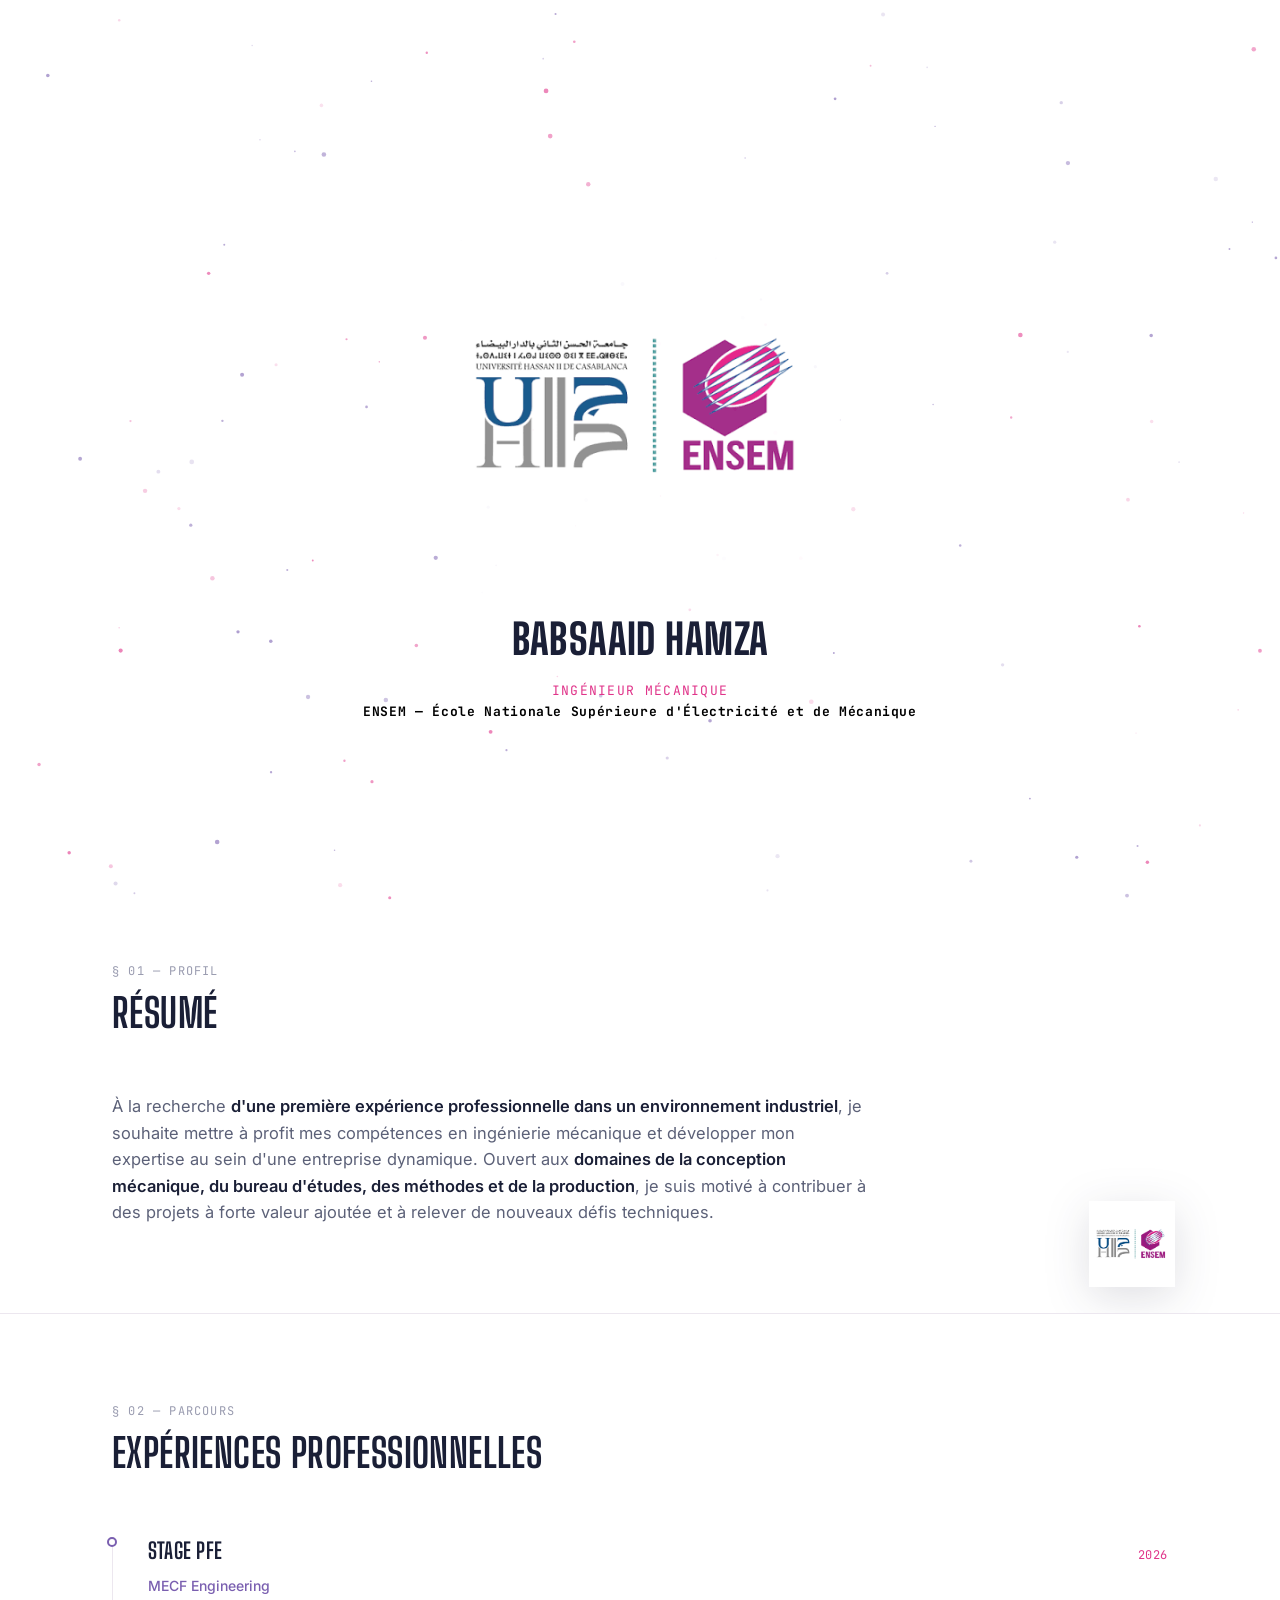
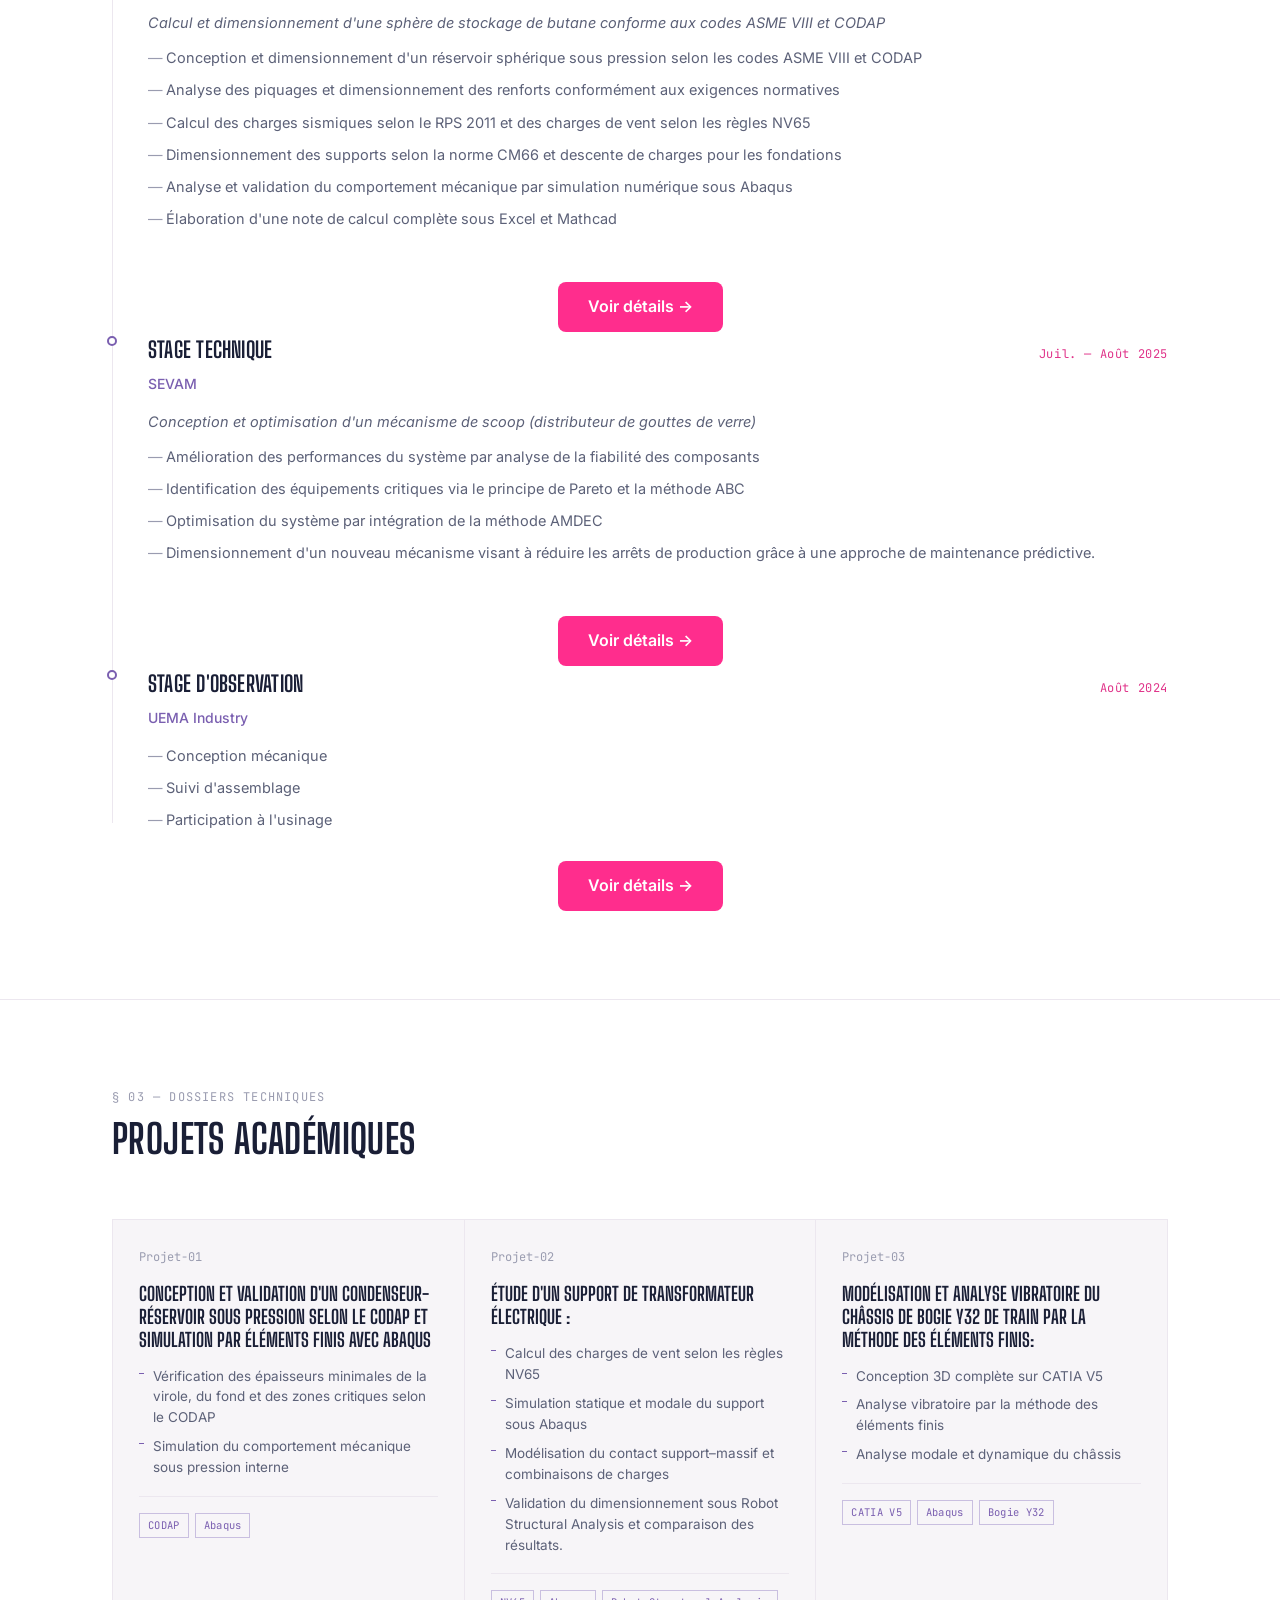
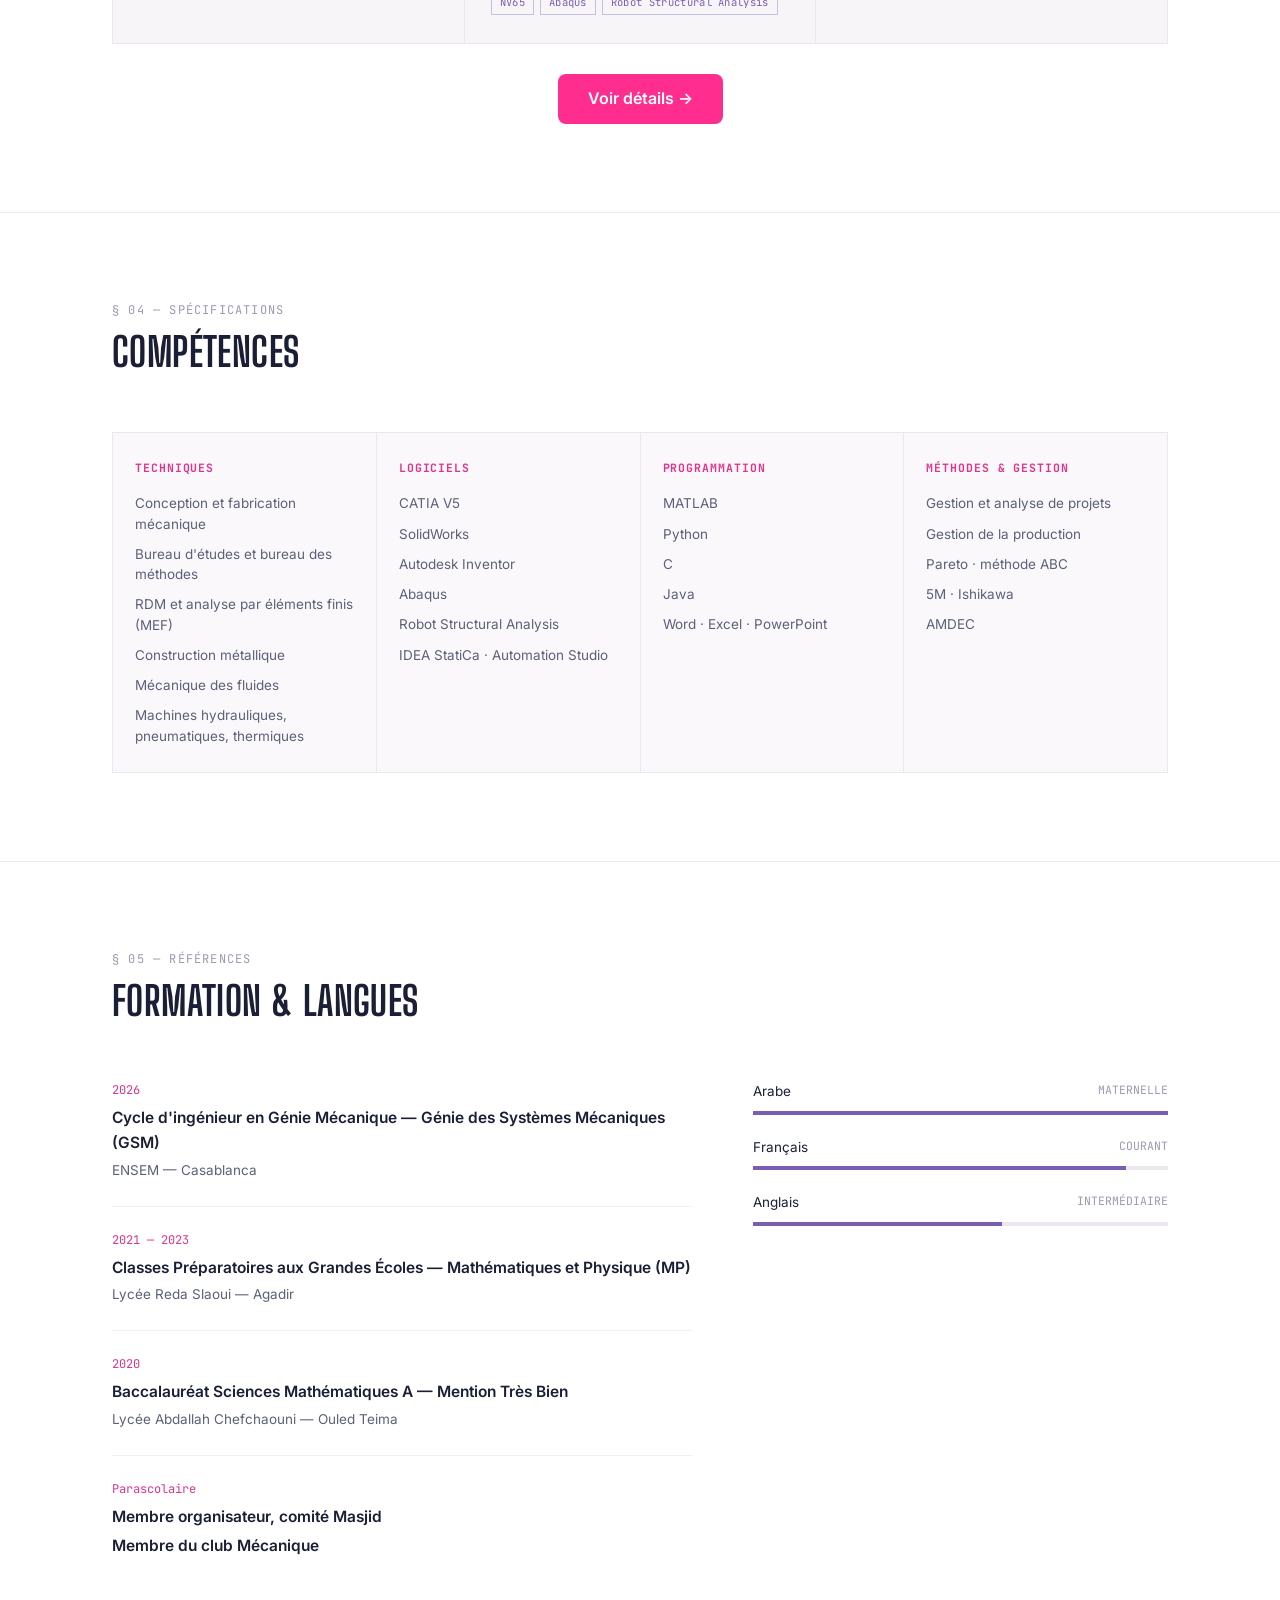
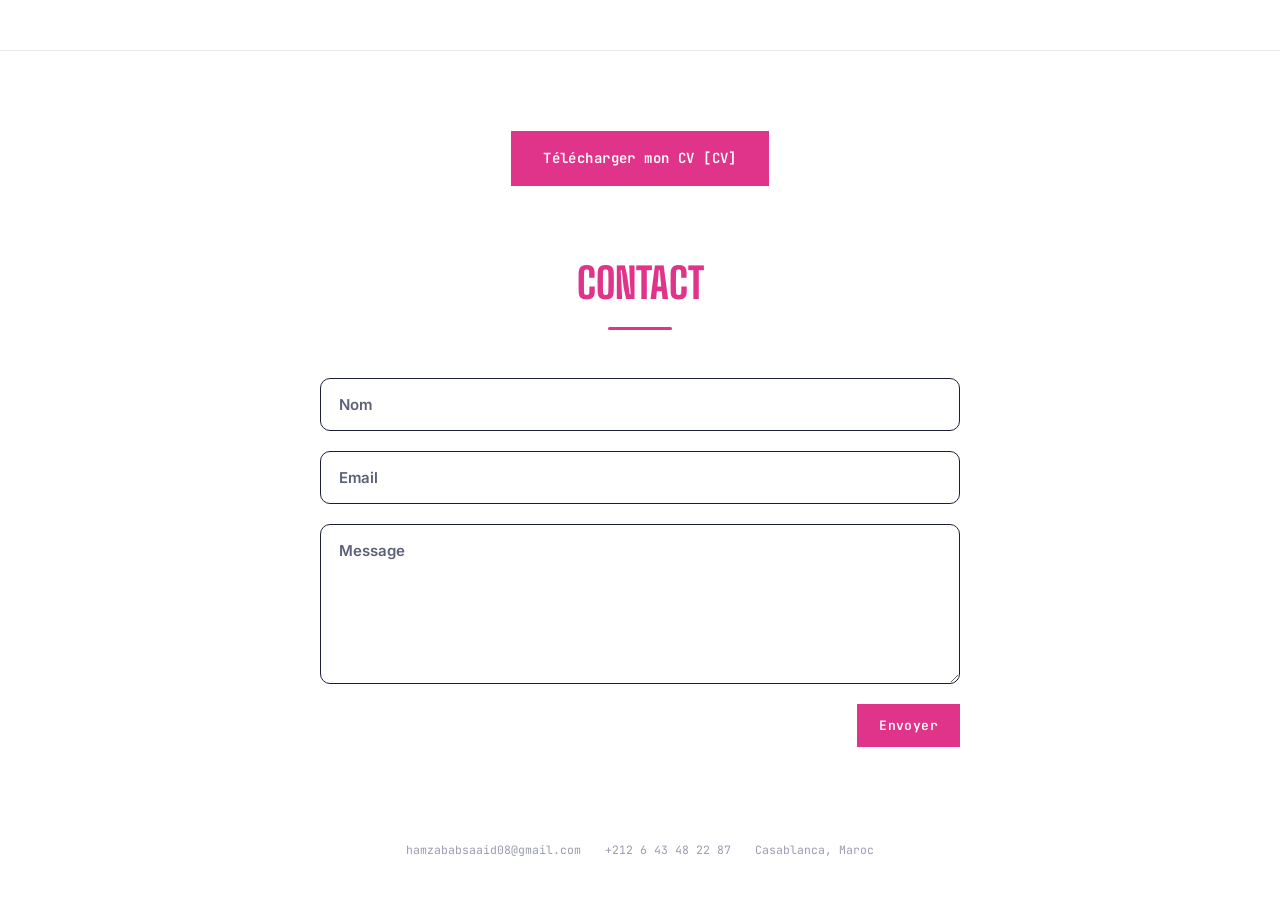
<file: index.html>
<!DOCTYPE html>
<html lang="fr">

<head>

    <meta charset="UTF-8">

    <meta name="viewport" content="width=device-width, initial-scale=1.0">

    <title>BABSAAID Hamza | Mechanical Engineer Portfolio</title>

    <meta name="description" content="Official portfolio of BABSAAID Hamza, Mechanical Engineer specialized in Mechanical Design, Finite Element Analysis (Abaqus), CATIA V5, Pressure Vessels, Piping and Structural Analysis.">

    <meta name="keywords" content="BABSAAID Hamza, Mechanical Engineer, Portfolio, Abaqus, CATIA, SolidWorks, Pressure Vessel, Piping, Mechanical Design, CODAP">

    <meta name="author" content="BABSAAID Hamza">

    <meta name="robots" content="index, follow">

    <link rel="icon" type="image/png" href="assets/favicon.png">

    <link rel="preconnect" href="https://fonts.googleapis.com">

    <link rel="preconnect" href="https://fonts.gstatic.com" crossorigin>

    <link href="https://fonts.googleapis.com/css2?family=Big+Shoulders+Display:wght@500;700;800&family=Inter:wght@400;500;600;700&family=JetBrains+Mono:wght@400;500&display=swap" rel="stylesheet">

    <link rel="stylesheet" href="style.css">

</head>

<body>

<!-- ÉCRAN D'INTRODUCTION -->
<div id="introScreen" class="intro-screen">
    <canvas id="introStarsCanvas" class="intro-stars-canvas" aria-hidden="true"></canvas>

    <div class="intro-content">

        <img class="intro-school-logo"
             src="ensem-logo.png"
             alt="Logo ENSEM">

        <div class="intro-name">Babsaaid Hamza</div>

        <div class="intro-role">Ingénieur Mécanique</div>

        <div class="intro-school-caption">
            ENSEM — École Nationale Supérieure d'Électricité et de Mécanique
        </div>

    </div>
</div>

<header class="site">
  <div class="nav">
    <div class="nav-id">
      <div class="logo-mark">HB</div>
      <span class="brand-text">Hamza Babsaaid</span>
    </div>
    <nav>
      <a href="#profil">Profil</a>
      <a href="#experiences">Expériences</a>
      <a href="#projets">Projets</a>
      <a href="#competences">Compétences</a>
      <a href="#formation">Formation</a>
    </nav>
    <a class="nav-cta" href="#contact">Contact</a>
  </div>
</header>

<main>
  <!-- HERO -->
  <section class="hero" style="border-top:none; padding-top:56px; opacity:1; transform:none;">
    <canvas id="starsCanvas" class="stars-canvas" aria-hidden="true"></canvas>
    <div class="wrap hero-grid">
      <div>
        <div class="social-row">
          <a href="https://www.linkedin.com/in/hamza-babsaaid-423607246/" target="_blank" rel="noopener" aria-label="LinkedIn">
            <svg viewBox="0 0 24 24" fill="none" stroke="currentColor" stroke-width="2"><rect x="2" y="9" width="4" height="12"/><circle cx="4" cy="4" r="2"/><path d="M10 9v12"/><path d="M10 13a4 4 0 0 1 8 0v8"/></svg>
          </a>
          <a href="mailto:hamzababsaaid08@gmail.com" aria-label="Email">
            <svg viewBox="0 0 24 24" fill="none" stroke="currentColor" stroke-width="2"><path d="M4 4h16v16H4z"/><path d="M4 6l8 7 8-7"/></svg>
          </a>
        </div>

        <h1 class="name">
          <span class="hi">Bonjour, je suis</span><br>
          <span class="accent">Babsaaid Hamza</span><br>
          Ingénieur mécanique
        </h1>

        <p class="tagline">Ingénieur diplômé en Génie des Systèmes Mécaniques de l'ENSEM, je suis passionné par l'ingénierie industrielle et la conception de solutions techniques performantes. Doté d'un solide esprit d'analyse, d'une grande capacité d'adaptation et d'excellentes aptitudes au travail en équipe, je sais faire preuve d'autonomie, de rigueur et d'un sens des responsabilités. Animé par le goût des défis techniques, je souhaite mettre mes compétences au service de projets innovants et contribuer à l'amélioration de la performance industrielle.
</p>

        <div class="hero-actions">
          <a class="btn btn-primary" href="mailto:hamzababsaaid08@gmail.com">Me contacter →</a>
          <a class="btn btn-ghost" href="#experiences">Voir le parcours</a>
        </div>
      </div>

      <div class="hero-photo-wrap">
        <canvas id="photoStarsCanvas" class="photo-stars-canvas" aria-hidden="true"></canvas>

        <div class="shape shape-square s1" aria-hidden="true"></div>
        <div class="shape shape-square s2" aria-hidden="true"></div>
        <div class="shape shape-diamond" aria-hidden="true"></div>
        <div class="shape shape-circle" aria-hidden="true"></div>

        <div class="hero-photo-frame">
          <img src="hamza2.png" alt="Hamza Babsaaid" class="hero-photo-img">
        </div>
      </div>
    </div>
  </section>

  <!-- PROFIL -->
  <section id="profil">
    <div class="wrap">
      <div class="sec-head">
        <div>
          <div class="sec-label">§ 01 — PROFIL</div>
          <h2 class="sec-title">Résumé</h2>
        </div>
      </div>
      <p class="profile-text">
       
  À la recherche <strong>d'une première expérience professionnelle dans un environnement industriel</strong>, je souhaite mettre à profit mes compétences en ingénierie mécanique et développer mon expertise au sein d'une entreprise dynamique. Ouvert aux <strong>domaines de la conception mécanique, du bureau d'études, des méthodes et de la production</strong>, je suis motivé à contribuer à des projets à forte valeur ajoutée et à relever de nouveaux défis techniques.
</p>
      

      <img
        id="ensemFloatLogo"
        class="ensem-float-logo"
        src="ensem-logo.png"
        alt="Logo ENSEM"
        title="Clique-moi !"
        onerror="this.style.display='none'">
    </div>
  </section>

  <!-- EXPERIENCES -->
  <section id="experiences">
    <div class="wrap">
      <div class="sec-head">
        <div>
          <div class="sec-label">§ 02 — PARCOURS</div>
          <h2 class="sec-title">Expériences professionnelles</h2>
        </div>
      </div>

      <div class="timeline">
        <div class="exp">
          <div class="exp-marker"></div>
          <div class="exp-head">
            <span class="exp-role">Stage PFE</span>
            <span class="exp-date">2026</span>
          </div>
          <div class="exp-org">MECF Engineering</div>
          <div class="exp-project">Calcul et dimensionnement d'une sphère de stockage de butane conforme aux codes ASME VIII et CODAP</div>
          <ul>
            <li>Conception et dimensionnement d'un réservoir sphérique sous pression selon les codes ASME VIII et CODAP</li>
            <li>Analyse des piquages et dimensionnement des renforts conformément aux exigences normatives</li>
            <li>Calcul des charges sismiques selon le RPS 2011 et des charges de vent selon les règles NV65</li>
            <li>Dimensionnement des supports selon la norme CM66 et descente de charges pour les fondations</li>
            <li>Analyse et validation du comportement mécanique par simulation numérique sous Abaqus</li>
            <li>Élaboration d'une note de calcul complète sous Excel et Mathcad</li>
          </ul>
        </div>
        <div class="experience-actions">
    <a href="project-pfe.html" class="btn-details">
        Voir détails →
    </a>
</div>

        <div class="exp">
          <div class="exp-marker"></div>
          <div class="exp-head">
            <span class="exp-role">Stage technique</span>
            <span class="exp-date">Juil. — Août 2025</span>
          </div>
          <div class="exp-org">SEVAM</div>
          <div class="exp-project">Conception et optimisation d'un mécanisme de scoop (distributeur de gouttes de verre)</div>
          <ul>
            <li>Amélioration des performances du système par analyse de la fiabilité des composants</li>
            <li>Identification des équipements critiques via le principe de Pareto et la méthode ABC</li>
            <li>Optimisation du système par intégration de la méthode AMDEC</li>
            <li>Dimensionnement d'un nouveau mécanisme visant à réduire les arrêts de production grâce à une approche de maintenance prédictive.</li>
          </ul>
        </div>
        <div class="experience-actions">
    <a href="project-sevam.html" class="btn-details">
        Voir détails →
    </a>
</div>

        <div class="exp">
          <div class="exp-marker"></div>
          <div class="exp-head">
            <span class="exp-role">Stage d'observation</span>
            <span class="exp-date">Août 2024</span>
          </div>
          <div class="exp-org">UEMA Industry</div>
          <ul>
            <li>Conception mécanique</li>
            <li>Suivi d'assemblage</li>
            <li>Participation à l'usinage</li>
          </ul>
        </div>
      </div>
      <div class="experience-actions">
    <a href="project-uema.html" class="btn-details">
        Voir détails →
    </a>
</div>
    </div>
  </section>

  <!-- PROJETS -->
  <section id="projets">
    <div class="wrap">
      <div class="sec-head">
        <div>
          <div class="sec-label">§ 03 — DOSSIERS TECHNIQUES</div>
          <h2 class="sec-title">Projets académiques</h2>
        </div>
      </div>

      <div class="proj-grid">
        <div class="proj-card">
          <span class="proj-num">Projet-01</span>
          <div class="proj-title">Conception et validation d'un condenseur-réservoir sous pression selon
le CODAP et simulation par éléments finis avec Abaqus</div>
          <ul>
            <li>Vérification des épaisseurs minimales de la virole, du fond et des zones critiques selon le CODAP</li>
            <li>Simulation du comportement mécanique sous pression interne</li>
          </ul>
          <div class="proj-tools">
            <span class="tool-tag">CODAP</span>
            <span class="tool-tag">Abaqus</span>
          </div>
        </div>

        <div class="proj-card">
          <span class="proj-num">Projet-02</span>
          <div class="proj-title">Étude d'un support de transformateur électrique :</div>
          <ul>
            <li>Calcul des charges de vent selon les règles NV65</li>
            <li>Simulation statique et modale du support sous Abaqus</li>
            <li>Modélisation du contact support–massif et combinaisons de charges</li>
            <li>Validation du dimensionnement sous Robot Structural Analysis et comparaison
des résultats.</li>
          </ul>
          <div class="proj-tools">
            <span class="tool-tag">NV65</span>
            <span class="tool-tag">Abaqus</span>
            <span class="tool-tag">Robot Structural Analysis</span>
          </div>
        </div>

        <div class="proj-card">
          <span class="proj-num">Projet-03</span>
          <div class="proj-title">Modélisation et Analyse vibratoire du châssis de bogie Y32 de train par
la méthode des éléments finis:</div>
          <ul>
            <li>Conception 3D complète sur CATIA V5</li>
            <li>Analyse vibratoire par la méthode des éléments finis</li>
            <li>Analyse modale et dynamique du châssis</li>
          </ul>
          <div class="proj-tools">
            <span class="tool-tag">CATIA V5</span>
            <span class="tool-tag">Abaqus</span>
            <span class="tool-tag">Bogie Y32</span>
          </div>
        </div>
      </div>
    </div>
    <div class="experience-actions">
    <a href="bogie.html" class="btn-details">
        Voir détails →
    </a>
  </section>
  

  <!-- COMPETENCES -->
  <section id="competences">
    <div class="wrap">
      <div class="sec-head">
        <div>
          <div class="sec-label">§ 04 — SPÉCIFICATIONS</div>
          <h2 class="sec-title">Compétences</h2>
        </div>
      </div>

      <div class="skills-grid">
        <div class="skill-col">
          <h3>Techniques</h3>
          <ul>
            <li>Conception et fabrication mécanique</li>
            <li>Bureau d'études et bureau des méthodes</li>
            <li>RDM et analyse par éléments finis (MEF)</li>
            <li>Construction métallique</li>
            <li>Mécanique des fluides</li>
            <li>Machines hydrauliques, pneumatiques, thermiques</li>
          </ul>
        </div>
        <div class="skill-col">
          <h3>Logiciels</h3>
          <ul>
            <li>CATIA V5</li>
            <li>SolidWorks</li>
            <li>Autodesk Inventor</li>
            <li>Abaqus</li>
            <li>Robot Structural Analysis</li>
            <li>IDEA StatiCa · Automation Studio</li>
          </ul>
        </div>
        <div class="skill-col">
          <h3>Programmation</h3>
          <ul>
            <li>MATLAB</li>
            <li>Python</li>
            <li>C</li>
            <li>Java</li>
            <li>Word · Excel · PowerPoint</li>
          </ul>
        </div>
        <div class="skill-col">
          <h3>Méthodes &amp; Gestion</h3>
          <ul>
            <li>Gestion et analyse de projets</li>
            <li>Gestion de la production</li>
            <li>Pareto · méthode ABC</li>
            <li>5M · Ishikawa</li>
            <li>AMDEC</li>
          </ul>
        </div>
      </div>
    </div>
  </section>

  <!-- FORMATION + LANGUES -->
  <section id="formation">
    <div class="wrap">
      <div class="sec-head">
        <div>
          <div class="sec-label">§ 05 — RÉFÉRENCES</div>
          <h2 class="sec-title">Formation &amp; langues</h2>
        </div>
      </div>

      <div class="edu-lang-grid">
        <div>
          <div class="edu-item">
            <div class="edu-year">2026</div>
            <div class="edu-title">Cycle d'ingénieur en Génie Mécanique — Génie des Systèmes Mécaniques (GSM)</div>
            <div class="edu-sub">ENSEM — Casablanca</div>
          </div>
          <div class="edu-item">
            <div class="edu-year">2021 — 2023</div>
            <div class="edu-title">Classes Préparatoires aux Grandes Écoles — Mathématiques et Physique (MP)</div>
            <div class="edu-sub">Lycée Reda Slaoui — Agadir</div>
          </div>
          <div class="edu-item">
            <div class="edu-year">2020</div>
            <div class="edu-title">Baccalauréat Sciences Mathématiques A — Mention Très Bien</div>
            <div class="edu-sub">Lycée Abdallah Chefchaouni — Ouled Teima</div>
          </div>
          <div class="edu-item">
            <div class="edu-year">Parascolaire</div>
            <div class="edu-title">Membre organisateur, comité Masjid</div>
            <div class="edu-title">Membre du club Mécanique</div>
          </div>
        </div>

        <div>
          <div class="lang-item">
            <div class="lang-head"><span>Arabe</span><span>MATERNELLE</span></div>
            <div class="lang-bar"><div class="lang-fill" data-fill="100"></div></div>
          </div>
          <div class="lang-item">
            <div class="lang-head"><span>Français</span><span>COURANT</span></div>
            <div class="lang-bar"><div class="lang-fill" data-fill="90"></div></div>
          </div>
          <div class="lang-item">
            <div class="lang-head"><span>Anglais</span><span>INTERMÉDIAIRE</span></div>
            <div class="lang-bar"><div class="lang-fill" data-fill="60"></div></div>
          </div>
        </div>
      </div>
    </div>
  </section>

  <!-- CONTACT -->
  <footer id="contact">
    <div class="wrap">

      <div class="cv-download-row">
        <a class="btn btn-primary btn-cv" href="cv.pdf" download>Télécharger mon CV [CV]</a>
      </div>

      <div class="contact-head">
        <h2 class="contact-title">Contact</h2>
        <span class="contact-underline"></span>
      </div>

      <form id="contactForm" class="contact-form" action="https://formsubmit.co/hamzababsaaid08@gmail.com" method="POST">
        <!-- Configuration FormSubmit -->
        <input type="hidden" name="_subject" value="Nouveau message depuis le portfolio">
        <input type="hidden" name="_template" value="table">
        <input type="hidden" name="_captcha" value="false">

        <input type="text" id="contactName" name="name" class="contact-input" placeholder="Nom" required>
        <input type="email" id="contactEmail" name="email" class="contact-input" placeholder="Email" required>
        <textarea id="contactMessage" name="message" class="contact-textarea" placeholder="Message" required></textarea>

        <div class="contact-submit-row">
          <button type="submit" class="btn btn-primary btn-submit">Envoyer</button>
        </div>
      </form>

      <p id="contactStatus" class="contact-status" aria-live="polite"></p>

      <div class="footer-meta">
        <span>hamzababsaaid08@gmail.com</span>
        <span>+212 6 43 48 22 87</span>
        <span>Casablanca, Maroc</span>
      </div>
    </div>
  </footer>
</main>

<!-- ÉCRAN DE REMERCIEMENT -->
<div id="thankYouScreen" class="thank-you-screen">
  <div class="thank-you-content">
    <svg class="thank-you-check" viewBox="0 0 100 100" fill="none">
      <circle class="check-circle" cx="50" cy="50" r="42" stroke="var(--accent)" stroke-width="4"/>
      <path class="check-mark" d="M30 52 L44 66 L72 34" stroke="var(--accent)" stroke-width="5" stroke-linecap="round" stroke-linejoin="round"/>
    </svg>
    <h2 class="thank-you-title">Merci, <span class="accent">Hamza</span> a bien reçu ton message !</h2>
    <p class="thank-you-text">Il te répondra très vite. Retour à l'accueil dans un instant...</p>
  </div>
</div>

<!-- Bouton retour en haut -->
<button id="topButton" title="Retour en haut">↑</button>

<script src="script.js"></script>
</body>
</html>
</file>
<file: style.css>
:root{
  --bg: #ffffff;
  --bg-alt: #faf8fb;
  --panel: #f7f5f8;
  --panel-hover: #f1edf3;
  --line: #ece7ef;
  --line-soft: #f3f0f4;
  --blueprint: #7a5fb0;
  --blueprint-dim: #c9bfe0;
  --accent: #e0348a;
  --accent-soft: rgba(224,52,138,0.10);
  --text: #1a1f36;
  --text-dim: #5c6178;
  --text-faint: #9a9cb0;
}

*{margin:0;padding:0;box-sizing:border-box;}
html{scroll-behavior:smooth;}

body.no-scroll{ overflow:hidden; }

body{
  background:var(--bg);
  color:var(--text);
  font-family:'Inter',sans-serif;
  line-height:1.6;
  overflow-x:hidden;
}

::selection{ background:var(--accent); color:#ffffff; }
a{color:inherit; text-decoration:none;}

.wrap{ max-width:1120px; margin:0 auto; padding:0 32px; }

a:focus-visible, button:focus-visible{
  outline:2px solid var(--accent);
  outline-offset:3px;
}

/* ---------- Écran d'introduction ---------- */
.intro-screen{
  position:fixed;
  inset:0;
  z-index:9999;
  background:#ffffff;
  display:flex;
  align-items:center;
  justify-content:center;
  overflow:hidden;
  transition:opacity .8s ease, visibility .8s ease;
}
.intro-screen.hide{
  opacity:0;
  visibility:hidden;
  pointer-events:none;
}
.intro-stars-canvas{
  position:absolute;
  inset:0;
  width:100%;
  height:100%;
}
.intro-content{
  position:relative;
  z-index:1;
  text-align:center;
  animation:introFadeUp 1s ease forwards;
}
@keyframes introFadeUp{
  from{ opacity:0; transform:translateY(16px); }
  to{ opacity:1; transform:translateY(0); }
}
.intro-logo{
  width:72px; height:72px;
  border-radius:20px;
  margin:0 auto 24px;
  background:linear-gradient(135deg, var(--blueprint), var(--accent));
  color:#fff;
  display:flex; align-items:center; justify-content:center;
  font-family:'Big Shoulders Display', sans-serif;
  font-weight:800;
  font-size:28px;
}
.intro-name{
  font-family:'Big Shoulders Display', sans-serif;
  font-weight:800;
  font-size:clamp(28px, 5vw, 42px);
  text-transform:uppercase;
  color:var(--text);
  letter-spacing:0.01em;
}
.intro-role{
  margin-top:8px;
  font-family:'JetBrains Mono', monospace;
  font-size:13px;
  letter-spacing:0.1em;
  text-transform:uppercase;
  color:var(--accent);
}
.intro-school-logo{
  display:block;
  margin:28px auto 0;
  max-height:400px;
  width:auto;
  opacity:0.9;
}

.intro-school-photo{
  position:absolute;
  bottom:0;
  left:0;
  right:0;
  z-index:1;
  display:flex;
  flex-direction:column;
  align-items:center;
}
.intro-school-photo img{
  width:100%;
  max-width:560px;
  height:130px;
  object-fit:cover;
  border-radius:16px 16px 0 0;
  border:1px solid var(--line);
  border-bottom:none;
  opacity:0.95;
}
.intro-school-caption{
  font-family:'JetBrains Mono', monospace;
font-size:13px;
font-weight:700;
letter-spacing:0.05em;
color:#000000;
}

@media (max-width:640px){
  .intro-school-photo img{ height:90px; max-width:88%; }
  .intro-school-caption{ max-width:88%; font-size:9.5px; }
}

@media (prefers-reduced-motion: reduce){
  .intro-content{ animation:none; opacity:1; transform:none; }
}

/* ---------- Écran de remerciement (après envoi du formulaire) ---------- */
.thank-you-screen{
  position:fixed;
  inset:0;
  z-index:10000;
  background:rgba(255,255,255,0.97);
  backdrop-filter:blur(6px);
  display:flex;
  align-items:center;
  justify-content:center;
  opacity:0;
  visibility:hidden;
  transition:opacity .5s ease, visibility .5s ease;
}
.thank-you-screen.show{
  opacity:1;
  visibility:visible;
}
.thank-you-content{
  text-align:center;
  padding:40px;
  max-width:480px;
}
.thank-you-check{
  width:88px; height:88px;
  margin:0 auto 28px;
}
.check-circle{
  stroke-dasharray:264;
  stroke-dashoffset:264;
  transition:stroke-dashoffset .7s ease;
}
.check-mark{
  stroke-dasharray:60;
  stroke-dashoffset:60;
  transition:stroke-dashoffset .5s ease .55s;
}
.thank-you-screen.show .check-circle{ stroke-dashoffset:0; }
.thank-you-screen.show .check-mark{ stroke-dashoffset:0; }

.thank-you-title{
  font-family:'Big Shoulders Display', sans-serif;
  font-weight:700;
  font-size:clamp(22px, 3.4vw, 30px);
  color:var(--text);
  text-transform:none;
  line-height:1.3;
  opacity:0;
  transform:translateY(12px);
  transition:opacity .5s ease .3s, transform .5s ease .3s;
}
.thank-you-title .accent{ color:var(--accent); }
.thank-you-screen.show .thank-you-title{ opacity:1; transform:translateY(0); }

.thank-you-text{
  margin-top:14px;
  font-family:'JetBrains Mono', monospace;
  font-size:12.5px;
  color:var(--text-faint);
  opacity:0;
  transition:opacity .5s ease .5s;
}
.thank-you-screen.show .thank-you-text{ opacity:1; }

@media (prefers-reduced-motion: reduce){
  .check-circle, .check-mark, .thank-you-title, .thank-you-text{ transition:none; }
}

/* ---------- Nav ---------- */
header.site{
  position:sticky; top:0; z-index:50;
  background:rgba(255,255,255,0.86);
  backdrop-filter: blur(10px);
  border-bottom:1px solid var(--line);
}
.nav{
  display:flex; align-items:center; justify-content:space-between;
  padding:18px 32px;
  max-width:1120px; margin:0 auto;
}
.nav-id{
  display:flex; align-items:center; gap:10px;
}
.logo-mark{
  width:38px; height:38px;
  border-radius:11px;
  background:linear-gradient(135deg, var(--blueprint), var(--accent));
  display:flex; align-items:center; justify-content:center;
  color:#fff;
  font-family:'Big Shoulders Display', sans-serif;
  font-weight:800;
  font-size:16px;
  letter-spacing:-0.02em;
  flex-shrink:0;
}
.nav-id .brand-text{
  font-family:'JetBrains Mono', monospace;
  font-size:12.5px; color:var(--text-dim);
  letter-spacing:0.02em;
}
.nav{ }
nav{
  display:flex; gap:28px;
  font-size:14px;
  color:var(--text-dim);
}
nav a{
  position:relative;
  padding:4px 0;
  color:var(--text-dim);
  transition:color .2s ease;
}
nav a:hover{ color:var(--text); }
nav a.active{ color:var(--accent); }
nav a::after{
  content:'';
  position:absolute; left:0; bottom:-2px;
  width:0; height:1px; background:var(--accent);
  transition:width .25s ease;
}
nav a:hover::after{ width:100%; }

.nav-cta{
  font-size:13px;
  padding:8px 16px;
  border:1px solid var(--line);
  color:var(--text);
  transition:border-color .2s ease, background .2s ease;
  white-space:nowrap;
}
.nav-cta:hover{ border-color:var(--accent); background:var(--accent-soft); }

@media (max-width:760px){
  nav{ display:none; }
  .nav-cta{ display:none; }
}

/* ---------- Hero ---------- */
.hero{ padding:96px 0 80px; position:relative; overflow:hidden; }
.stars-canvas{
  position:absolute;
  inset:0;
  width:100%;
  height:100%;
  pointer-events:none;
  z-index:0;
}
.hero .wrap{ position:relative; z-index:1; }
.hero-grid{
  display:grid;
  grid-template-columns:1.1fr 0.9fr;
  gap:40px;
  align-items:center;
}
@media (max-width:900px){ .hero-grid{ grid-template-columns:1fr; } }

.eyebrow{
  display:inline-flex; align-items:center; gap:10px;
  font-family:'JetBrains Mono', monospace;
  font-size:12.5px;
  letter-spacing:0.14em;
  color:var(--blueprint);
  text-transform:uppercase;
  margin-bottom:22px;
}
.eyebrow::before{ content:''; width:22px; height:1px; background:var(--blueprint); }

h1.name{
  font-family:'Big Shoulders Display', sans-serif;
  font-weight:800;
  font-size:clamp(38px, 6vw, 68px);
  line-height:1.02;
  letter-spacing:0.005em;
  text-transform:uppercase;
  color:var(--text);
}
h1.name .hi{ color:var(--text); font-weight:700; }
h1.name .accent{ color:var(--accent); }

.tagline{
  margin-top:22px;
  font-size:17px;
  color:var(--text-dim);
  max-width:480px;
  line-height:1.65;
}

.contact-row{ margin-top:32px; display:flex; flex-wrap:wrap; gap:10px; }
.contact-pill{
  display:flex; align-items:center; gap:8px;
  font-family:'JetBrains Mono', monospace;
  font-size:12.5px;
  color:var(--text-dim);
  border:1px solid var(--line);
  padding:8px 12px;
  transition:border-color .2s ease, color .2s ease, transform .2s ease;
}
.contact-pill:hover{ border-color:var(--blueprint); color:var(--text); transform:translateY(-1px); }

.hero-actions{ margin-top:36px; display:flex; gap:14px; flex-wrap:wrap; }
.btn{
  font-family:'JetBrains Mono', monospace;
  font-size:13px;
  padding:13px 22px;
  letter-spacing:0.03em;
  display:inline-flex; align-items:center; gap:8px;
  transition:all .2s ease;
  cursor:pointer;
  border:none;
}
.btn-primary{ background:var(--accent); color:#ffffff; font-weight:600; }
.btn-primary:hover{ background:#c92878; transform:translateY(-2px); box-shadow:0 8px 20px -6px rgba(224,52,138,0.45); }
.btn-ghost{ border:1px solid var(--line); color:var(--text); }
.btn-ghost:hover{ border-color:var(--blueprint); background:var(--panel); }

/* ---------- Hero photo + cadre animé ---------- */
.hero-photo-wrap{
  position:relative;
  width:100%;
  max-width:460px;
  margin:0 auto;
  aspect-ratio:0.85/1;
}
.photo-stars-canvas{
  position:absolute;
  inset:0;
  width:100%;
  height:100%;
  z-index:0;
  pointer-events:none;
}

.hero-photo-frame{
  position:absolute;
  inset:34px;
  z-index:2;
  padding:6px;
  border-radius:26px;
  background:linear-gradient(135deg, var(--blueprint), var(--accent));
  animation:frameFloat 5s ease-in-out infinite, frameGlow 3.2s ease-in-out infinite;
}
.hero-photo-img{
  width:100%; height:100%;
  object-fit:cover;
  display:block;
  border-radius:20px;
  background:var(--panel);
}

@keyframes frameFloat{
  0%, 100%{ transform:translateY(0); }
  50%{ transform:translateY(-10px); }
}
@keyframes frameGlow{
  0%, 100%{ box-shadow:0 18px 40px -18px rgba(224,52,138,0.35); }
  50%{ box-shadow:0 22px 48px -16px rgba(122,95,176,0.4); }
}

.shape{
  position:absolute;
  border:2px solid var(--accent);
  opacity:0;
  z-index:1;
  animation:shapeIn .7s ease forwards;
}
.shape-square{
  width:34px; height:34px; border-radius:8px;
}
.shape-square.s1{ top:-16px; right:-16px; animation-delay:.5s; }
.shape-square.s2{ bottom:18%; left:-20px; border-color:var(--blueprint); animation-delay:.75s; }
.shape-diamond{
  width:28px; height:28px;
  transform:rotate(45deg);
  top:38%; left:-14px;
  animation-delay:.65s;
}
.shape-circle{
  width:60px; height:60px;
  border-radius:50%;
  border-color:var(--blueprint-dim);
  bottom:-24px; right:12%;
  animation-delay:.85s;
}
@keyframes shapeIn{
  from{ opacity:0; transform:translateY(10px) scale(.8); }
  to{ opacity:1; transform:translateY(0) scale(1); }
}
.shape-diamond{ animation-name:shapeInDiamond; }
@keyframes shapeInDiamond{
  from{ opacity:0; transform:rotate(45deg) translateY(10px) scale(.8); }
  to{ opacity:1; transform:rotate(45deg) translateY(0) scale(1); }
}

.social-row{
  display:flex; align-items:center; gap:16px;
  margin-bottom:28px;
}
.social-row a{
  width:38px; height:38px;
  border-radius:50%;
  border:1px solid var(--line);
  display:flex; align-items:center; justify-content:center;
  color:var(--text);
  transition:border-color .2s ease, transform .2s ease, color .2s ease;
}
.social-row a:hover{ border-color:var(--accent); color:var(--accent); transform:translateY(-2px); }
.social-row svg{ width:17px; height:17px; }

@media (prefers-reduced-motion: reduce){
  .hero-photo-frame{ animation:none; }
  .shape{ animation:none; opacity:1; }
}

@media (max-width:900px){ .hero-photo-wrap{ max-width:300px; } }

/* ---------- Section scaffolding ---------- */
section{
  padding:88px 0;
  border-top:1px solid var(--line);
  /* animation au scroll : voir script.js pour la classe .show */
  opacity:0;
  transform:translateY(60px);
  transition:opacity .8s ease, transform .8s ease;
}
section.show{ opacity:1; transform:translateY(0); }

.sec-head{
  display:flex; align-items:baseline; justify-content:space-between;
  margin-bottom:48px; flex-wrap:wrap; gap:12px;
}
.sec-label{
  font-family:'JetBrains Mono', monospace;
  font-size:12px; color:var(--text-faint); letter-spacing:0.1em;
}
h2.sec-title{
  font-family:'Big Shoulders Display', sans-serif;
  font-weight:700;
  font-size:clamp(28px,3.6vw,40px);
  text-transform:uppercase;
  letter-spacing:0.01em;
}

/* ---------- Profil ---------- */
#profil{ position:relative; overflow:hidden; }
.profile-text{ max-width:760px; font-size:16.5px; color:var(--text-dim); }
.profile-text strong{ color:var(--text); font-weight:600; }

.ensem-float-logo{
  position:absolute;
  top:24px;
  left:68%;
  width:86px;
  height:auto;
  cursor:pointer;
  user-select:none;
  z-index:2;
  filter:drop-shadow(0 10px 22px rgba(26,31,54,0.14));
  transition:left .65s cubic-bezier(.34,1.56,.64,1), top .65s cubic-bezier(.34,1.56,.64,1), filter .25s ease;
  animation:ensemFloat 4s ease-in-out infinite;
}
.ensem-float-logo:hover{
  filter:drop-shadow(0 14px 28px rgba(224,52,138,0.28));
}
.ensem-float-logo:active{
  filter:drop-shadow(0 6px 14px rgba(224,52,138,0.3));
}
@keyframes ensemFloat{
  0%, 100%{ transform:translateY(0) rotate(0deg); }
  50%{ transform:translateY(-10px) rotate(2deg); }
}

@media (prefers-reduced-motion: reduce){
  .ensem-float-logo{ animation:none; transition:none; }
}

@media (max-width:900px){
  .ensem-float-logo{ display:none; }
}

/* ---------- Experience ---------- */
.timeline{ position:relative; }
.timeline::before{
  content:'';
  position:absolute; left:0; top:8px; bottom:8px;
  width:1px; background:var(--line);
}
.exp{ position:relative; padding-left:36px; margin-bottom:52px; }
.exp:last-child{ margin-bottom:0; }
.exp-marker{
  position:absolute; left:-5px; top:4px;
  width:10px; height:10px;
  background:var(--bg);
  border:2px solid var(--blueprint);
  border-radius:50%;
}
.exp-head{
  display:flex; justify-content:space-between; align-items:baseline;
  flex-wrap:wrap; gap:8px 20px; margin-bottom:6px;
}
.exp-role{
  font-family:'Big Shoulders Display', sans-serif;
  font-weight:700; font-size:22px; letter-spacing:0.01em; text-transform:uppercase;
}
.exp-date{
  font-family:'JetBrains Mono', monospace;
  font-size:12px; color:var(--accent); letter-spacing:0.05em;
}
.exp-org{ font-size:14px; color:var(--blueprint); margin-bottom:14px; font-weight:500; }
.exp-project{ font-size:14.5px; color:var(--text-dim); margin-bottom:12px; font-style:italic; }
.exp ul{ list-style:none; display:flex; flex-direction:column; gap:9px; }
.exp li{ position:relative; padding-left:18px; font-size:14.5px; color:var(--text-dim); line-height:1.6; }
.exp li::before{ content:'—'; position:absolute; left:0; color:var(--text-faint); }

/* ---------- Projects ---------- */
.proj-grid{
  display:grid; grid-template-columns:repeat(3, 1fr);
  gap:1px; background:var(--line); border:1px solid var(--line);
}
@media (max-width:900px){ .proj-grid{ grid-template-columns:1fr; } }
.proj-card{ background:var(--panel); padding:28px 26px; transition:background .25s ease; }
.proj-card:hover{ background:var(--panel-hover); }
.proj-num{
  font-family:'JetBrains Mono', monospace;
  font-size:12px; color:var(--text-faint); margin-bottom:16px; display:block;
}
.proj-title{
  font-family:'Big Shoulders Display', sans-serif;
  font-weight:700; font-size:19px; text-transform:uppercase;
  line-height:1.2; margin-bottom:14px; min-height:46px;
}
.proj-card ul{ list-style:none; display:flex; flex-direction:column; gap:8px; }
.proj-card li{ font-size:13.5px; color:var(--text-dim); padding-left:14px; position:relative; line-height:1.55; }
.proj-card li::before{ content:''; position:absolute; left:0; top:7px; width:5px; height:1px; background:var(--blueprint); }
.proj-tools{ margin-top:18px; padding-top:16px; border-top:1px solid var(--line); display:flex; flex-wrap:wrap; gap:6px; }
.tool-tag{
  font-family:'JetBrains Mono', monospace;
  font-size:10.5px; color:var(--blueprint);
  border:1px solid var(--blueprint-dim); padding:3px 8px; letter-spacing:0.03em;
}

/* ---------- Skills ---------- */
.skills-grid{
  display:grid; grid-template-columns:repeat(4, 1fr);
  gap:1px; background:var(--line); border:1px solid var(--line);
}
@media (max-width:900px){ .skills-grid{ grid-template-columns:repeat(2,1fr); } }
@media (max-width:520px){ .skills-grid{ grid-template-columns:1fr; } }
.skill-col{ background:var(--bg-alt); padding:26px 22px; }
.skill-col h3{
  font-family:'JetBrains Mono', monospace;
  font-size:11.5px; letter-spacing:0.08em; text-transform:uppercase;
  color:var(--accent); margin-bottom:16px;
}
.skill-col ul{ list-style:none; display:flex; flex-direction:column; gap:10px; }
.skill-col li{ font-size:13.5px; color:var(--text-dim); line-height:1.5; }

/* ---------- Education + Languages ---------- */
.edu-lang-grid{ display:grid; grid-template-columns:1.4fr 1fr; gap:60px; }
@media (max-width:900px){ .edu-lang-grid{ grid-template-columns:1fr; gap:48px; } }
.edu-item{ padding-bottom:24px; margin-bottom:24px; border-bottom:1px solid var(--line-soft); }
.edu-item:last-child{ border-bottom:none; margin-bottom:0; padding-bottom:0; }
.edu-year{ font-family:'JetBrains Mono', monospace; font-size:12px; color:var(--accent); margin-bottom:6px; }
.edu-title{ font-weight:600; font-size:15.5px; margin-bottom:4px; }
.edu-sub{ font-size:13.5px; color:var(--text-dim); }

.lang-item{ margin-bottom:22px; }
.lang-item:last-child{ margin-bottom:0; }
.lang-head{ display:flex; justify-content:space-between; font-size:13.5px; margin-bottom:8px; }
.lang-head span:last-child{ color:var(--text-faint); font-family:'JetBrains Mono', monospace; font-size:11.5px; }
.lang-bar{ height:4px; background:var(--line); position:relative; overflow:hidden; }
.lang-fill{ position:absolute; left:0; top:0; bottom:0; background:var(--blueprint); width:0; transition:width 1.2s ease; }

/* ---------- Footer / Contact ---------- */
footer{ padding:80px 0 48px; border-top:1px solid var(--line); text-align:center; }

.cv-download-row{ margin-bottom:64px; }
.btn-cv{ padding:16px 32px; font-size:14px; }

.contact-head{
  display:inline-flex;
  flex-direction:column;
  align-items:center;
  margin-bottom:48px;
}
.contact-title{
  font-family:'Big Shoulders Display', sans-serif;
  font-weight:800;
  font-size:clamp(30px,4vw,42px);
  color:var(--accent);
  text-transform:uppercase;
}
.contact-underline{
  width:64px; height:3px;
  background:var(--accent);
  border-radius:2px;
  margin-top:10px;
}

.contact-form{
  max-width:640px;
  margin:0 auto;
  display:flex;
  flex-direction:column;
  gap:20px;
  text-align:left;
}
.contact-input,
.contact-textarea{
  width:100%;
  border:1.5px solid var(--text);
  border-radius:10px;
  padding:16px 18px;
  font-family:'Inter', sans-serif;
  font-size:15px;
  color:var(--text);
  background:#fff;
  transition:border-color .2s ease, box-shadow .2s ease;
}
.contact-input::placeholder,
.contact-textarea::placeholder{
  color:var(--text-dim);
  font-weight:600;
}
.contact-input:focus,
.contact-textarea:focus{
  outline:none;
  border-color:var(--accent);
  box-shadow:0 0 0 4px var(--accent-soft);
}
.contact-textarea{
  min-height:160px;
  resize:vertical;
  font-family:'Inter', sans-serif;
}

.contact-submit-row{
  display:flex;
  justify-content:flex-end;
}
.btn-submit{
  border:none;
  cursor:pointer;
}

.contact-status{
  margin-top:20px;
  font-family:'JetBrains Mono', monospace;
  font-size:12.5px;
  color:var(--text-dim);
  min-height:18px;
}
.contact-status.success{ color:#1ea672; }
.contact-status.error{ color:var(--accent); }

.footer-meta{
  margin-top:56px;
  font-family:'JetBrains Mono', monospace;
  font-size:11.5px; color:var(--text-faint);
  display:flex; justify-content:center; gap:24px; flex-wrap:wrap;
}

@media (max-width:640px){
  .contact-form{ text-align:left; }
  .contact-submit-row{ justify-content:center; }
}

/* ---------- Bouton retour en haut ---------- */
#topButton{
  position:fixed;
  bottom:35px;
  right:35px;
  width:55px;
  height:55px;
  border:none;
  border-radius:50%;
  background:var(--accent);
  color:#ffffff;
  font-size:22px;
  cursor:pointer;
  display:none;
  transition:.4s;
  box-shadow:0 0 20px rgba(224,52,138,.4);
  z-index:999;
}
#topButton:hover{ transform:scale(1.15); }

@media (prefers-reduced-motion: reduce){
  .draw{ animation:none; stroke-dashoffset:0; }
  .fade-in-slow{ animation:none; opacity:1; }
  .pulse-dot{ animation:none; opacity:1; }
  section{ transition:none; opacity:1; transform:none; }
  html{ scroll-behavior:auto; }
}

@media (max-width:640px){
  .wrap{ padding:0 20px; }
  .nav{ padding:16px 20px; }
  section{ padding:64px 0; }
}
.experience-actions{
    display:flex;
    justify-content:center;
    margin-top:30px;
}

.btn-details{
    display:inline-block;
    padding:12px 30px;
    background:#ff2d8d;
    color:#fff;
    text-decoration:none;
    border-radius:8px;
    font-weight:600;
    transition:.3s;
}

.btn-details:hover{
    transform:translateY(-3px);
    background:#d91c73;
}

/* ==========================================================
   AJOUT — Pages de détail (ex: detail-sphere.html)
   Ces pages n'incluent pas script.js, donc la classe .show
   (qui révèle normalement les <section> au scroll) n'est
   jamais ajoutée. Ce bloc force l'affichage de .detail-section
   sans toucher au comportement des autres <section> (index.html).
   ========================================================== */
.detail-section{
  opacity:1 !important;
  transform:none !important;
  margin-bottom:44px;
  border-top:none;
  padding:0;
}
.detail-section h2{
  font-family:'Big Shoulders Display', sans-serif;
  font-weight:800;
  font-size:clamp(22px, 3.5vw, 30px);
  text-transform:uppercase;
  color:var(--text);
  margin-bottom:16px;
}
.detail-text{
  font-size:16px;
  color:var(--text-dim);
  line-height:1.75;
  max-width:720px;
}
.detail-section .detail-gallery{
  margin-bottom:24px;
}
.detail-section h3{
  font-family:'Big Shoulders Display', sans-serif;
  font-weight:700;
  font-size:clamp(18px, 2.6vw, 22px);
  text-transform:uppercase;
  color:var(--text);
  margin-top:36px;
  margin-bottom:14px;
  letter-spacing:0.01em;
}
.detail-section h3:first-of-type{
  margin-top:24px;
}
.detail-subtext{
  font-family:'JetBrains Mono', monospace;
  font-size:12.5px;
  letter-spacing:0.08em;
  text-transform:uppercase;
  color:var(--blueprint);
  margin-bottom:12px;
}
.detail-gallery-2{
  grid-template-columns:repeat(2, 1fr);
  max-width:600px;
}
@media (max-width: 700px){
  .detail-gallery-2{ grid-template-columns:1fr; max-width:100%; }
}

/* Vidéo dans une page de détail (ex: scoop.html) */
.detail-video{
  margin-bottom:24px;
  max-width:720px;
}
.detail-video video{
  width:100%;
  display:block;
  border:1px solid var(--line);
  background:var(--panel);
}
/* Si tu utilises l'option iframe (YouTube/Vimeo) : ratio 16:9 responsive */
.detail-video:has(iframe){
  position:relative;
  aspect-ratio:16/9;
}
.detail-video iframe{
  width:100%;
  height:100%;
  border:1px solid var(--line);
}

/* Bouton de téléchargement (ex: fichier Excel AMDEC/Pareto/ABC) */
.detail-download{
  margin-bottom:44px;
}
.btn-download{
  background:var(--blueprint);
  color:#ffffff;
  font-weight:600;
  padding:14px 24px;
  display:inline-flex;
  align-items:center;
  gap:8px;
}
.btn-download:hover{
  background:#634a94;
  transform:translateY(-2px);
  box-shadow:0 8px 20px -6px rgba(122,95,176,0.45);
}

/* Tableaux de données (ex: P, T, épaisseur de corrosion) */
.detail-table-wrap{
  overflow-x:auto;
  margin-bottom:24px;
  border:1px solid var(--line);
}
.detail-table{
  width:100%;
  border-collapse:collapse;
  font-size:14px;
}
.detail-table thead th{
  font-family:'JetBrains Mono', monospace;
  font-size:11.5px;
  letter-spacing:0.05em;
  text-transform:uppercase;
  color:var(--accent);
  background:var(--panel);
  text-align:left;
  padding:12px 16px;
  border-bottom:1px solid var(--line);
  white-space:nowrap;
}
.detail-table tbody td{
  padding:12px 16px;
  color:var(--text-dim);
  border-bottom:1px solid var(--line-soft);
}
.detail-table tbody tr:last-child td{
  border-bottom:none;
}
.detail-table tbody tr:hover td{
  background:var(--panel-hover);
}
/* Première colonne (nom du paramètre) : mise en avant */
.detail-table tbody td:first-child{
  color:var(--text);
  font-weight:500;
  background:var(--bg-alt);
  white-space:nowrap;
}
.detail-table tbody td:first-child strong{
  font-weight:600;
}
/* Cellules fusionnées (valeur unique pour service + épreuve) : centrées */
.detail-table tbody td[colspan]{
  text-align:center;
  font-family:'JetBrains Mono', monospace;
  font-size:13.5px;
  color:var(--text);
}
/* Colonnes service / épreuve non fusionnées : centrées aussi, pour comparaison facile */
.detail-table tbody td:not(:first-child):not([colspan]){
  text-align:center;
  font-family:'JetBrains Mono', monospace;
  font-size:13.5px;
  color:var(--text);
}

/* Galerie à une seule image (mise en page plus large que la grille 3 colonnes) */
.detail-gallery-1{
  grid-template-columns:1fr;
  max-width:520px;
}
.detail-gallery-1 img{
  aspect-ratio:16/10;
}

/* Modificateur : affiche l'image ENTIÈRE sans la rogner (utile pour captures
   d'écran, résultats de simulation avec légende, plans...) où le recadrage
   en carré (object-fit:cover) couperait des informations importantes. */
.detail-gallery-contain img{
  object-fit:contain;
  aspect-ratio:auto;
  background:var(--panel);
  padding:8px;
}
</file>
